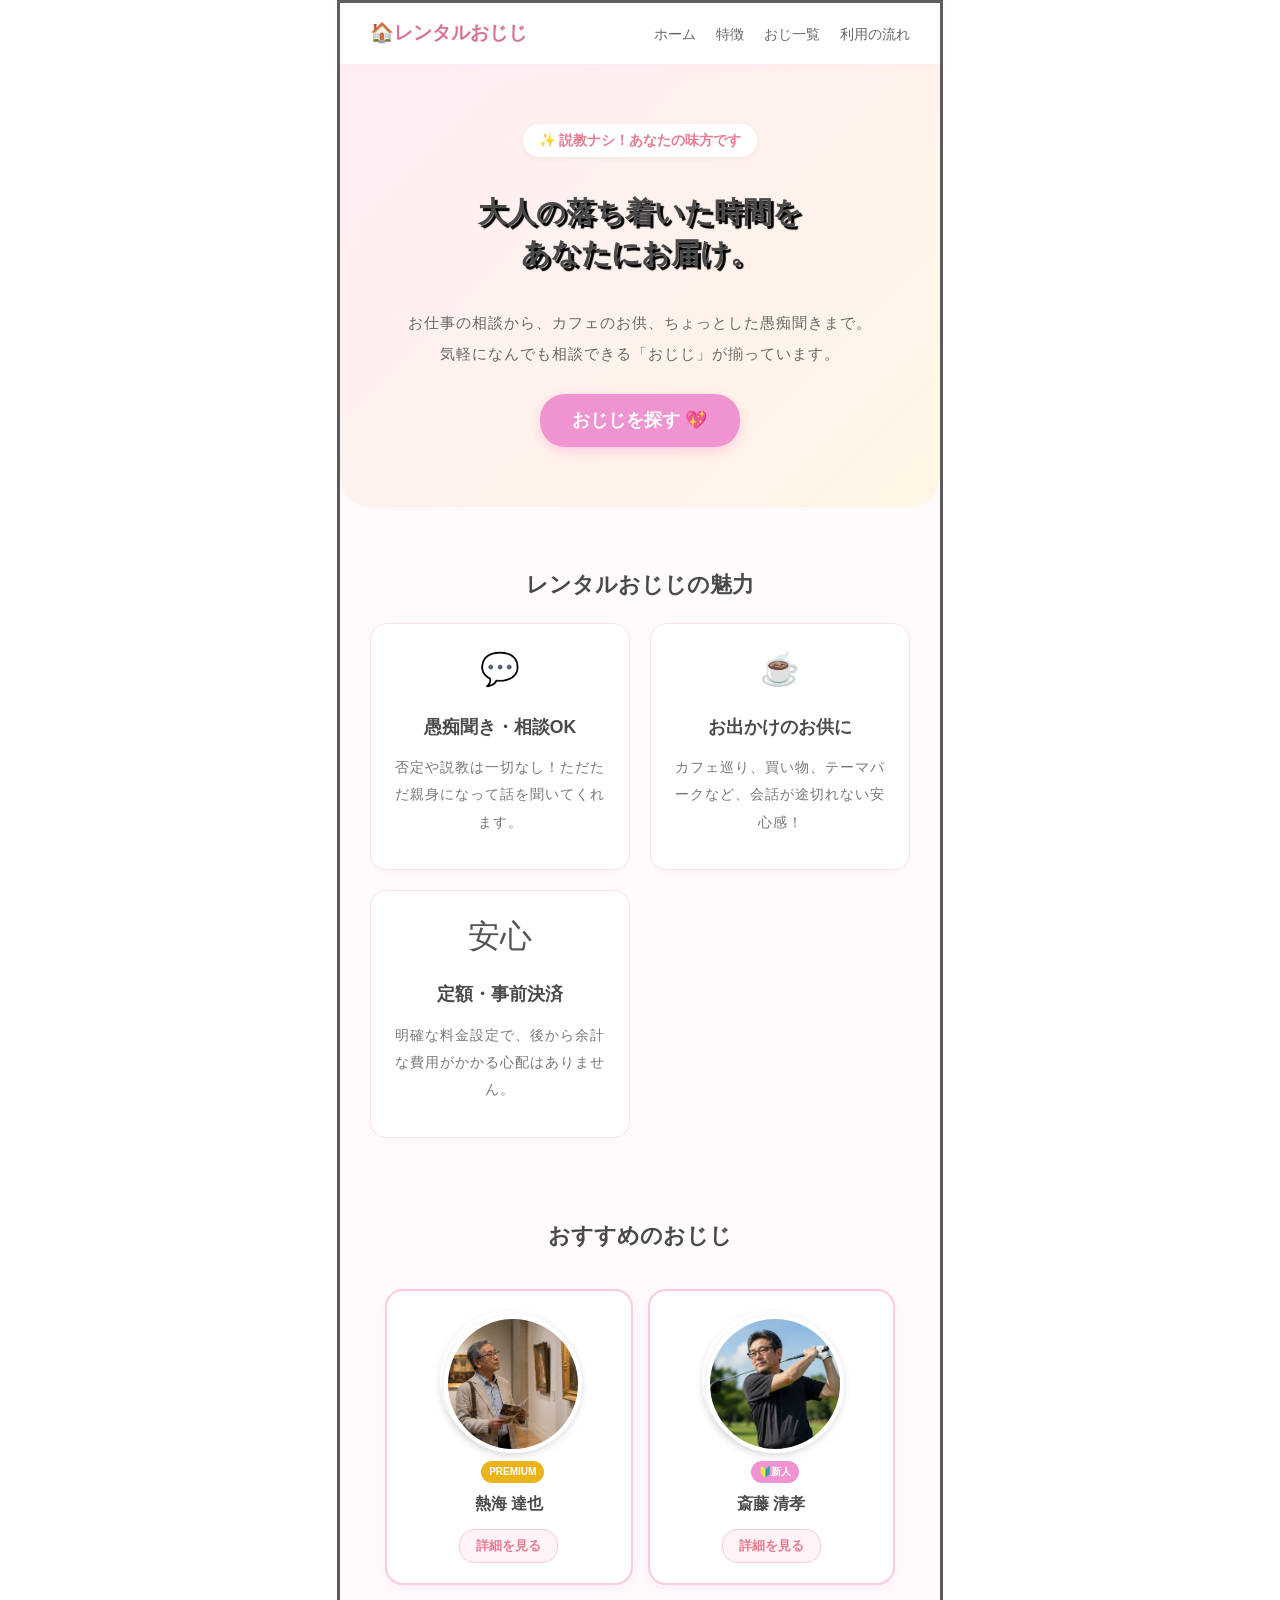
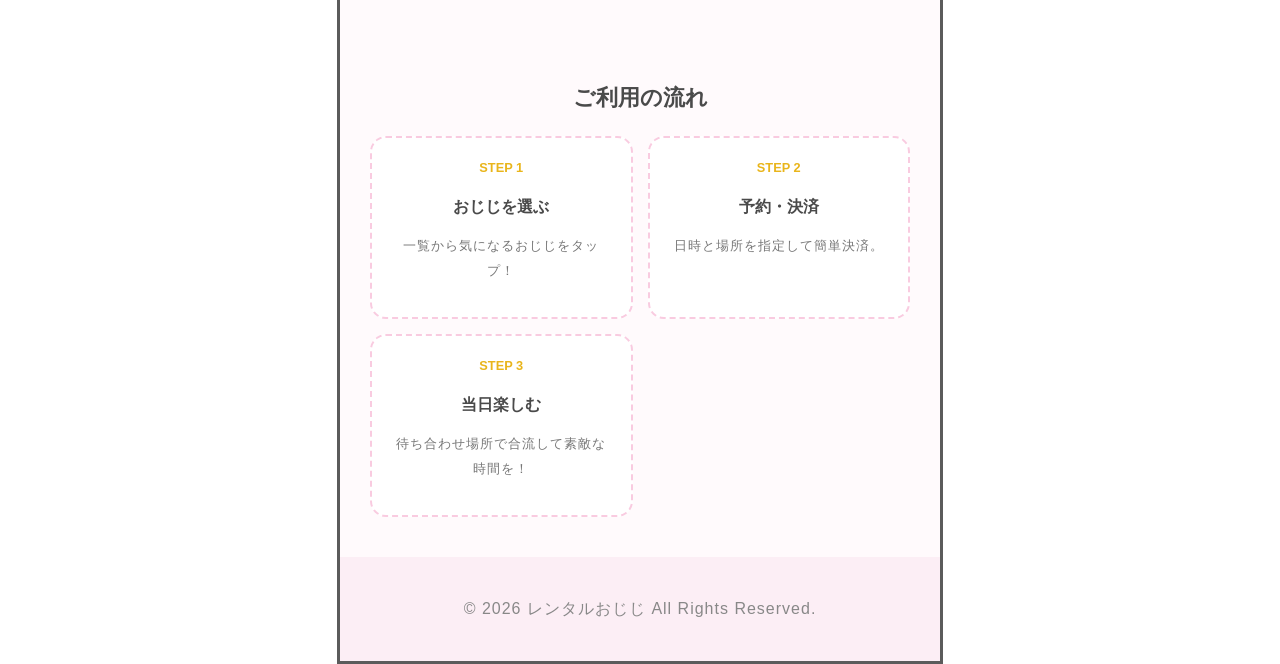
<file: index.html>
<!DOCTYPE html>
<html lang="ja">
<head>
  <meta charset="UTF-8">
  <meta name="viewport" content="width=device-width, initial-scale=1.0">
  <title>レンタルおじじ | 大人の落ち着いた時間をお届け</title>
<link href="styles/style.css" rel="stylesheet" />
</head>
<body>

  <!-- ヘッダー -->
  <header class="site-header">
    <div class="logo">🏠レンタルおじじ</div>
    <nav class="nav-menu">
      <a href="#">ホーム</a>
      <a href="#about">特徴</a>
      <a href="./script/ojitable.html">おじ一覧</a>
      <a href="#flow">利用の流れ</a>
    </nav>
  </header>

  <!-- ヒーローエリア（メインビジュアル） -->
  <section class="hero">
    <div class="hero-content">
      <span class="hero-badge">✨ 説教ナシ！あなたの味方です</span>
      <h1>大人の落ち着いた時間を<br>あなたにお届け。</h1>
      <p>お仕事の相談から、カフェのお供、ちょっとした愚痴聞きまで。<br>気軽になんでも相談できる「おじじ」が揃っています。</p>
      <a href="#list" class="btn-primary">おじじを探す 💖</a>
    </div>
  </section>

  <!-- 特徴・ポイント -->
  <section id="about" class="features">
    <h2 class="section-title">レンタルおじじの魅力</h2>
    <div class="feature-grid">
      <div class="feature-card">
        <div class="feature-icon">💬</div>
        <h3>愚痴聞き・相談OK</h3>
        <p>否定や説教は一切なし！ただただ親身になって話を聞いてくれます。</p>
      </div>
      <div class="feature-card">
        <div class="feature-icon">☕</div>
        <h3>お出かけのお供に</h3>
        <p>カフェ巡り、買い物、テーマパークなど、会話が途切れない安心感！</p>
      </div>
      <div class="feature-card">
        <div class="feature-icon">安心</div>
        <h3>定額・事前決済</h3>
        <p>明確な料金設定で、後から余計な費用がかかる心配はありません。</p>
      </div>
    </div>
  </section>

  <!-- おじ一覧 -->
  <section id="list" class="oji-list-section">
    <h2 class="section-title">おすすめのおじじ</h2>
    
    <table>
      <tr>
        <td>
          <div class="image-toggle">
            <img src="./images/oji1-2.png" alt="熱海 達也">
          </div>
          <div class="name-container">
            <button class="button-41">PREMIUM</button>
            <span class="profile-name">熱海 達也</span>
          </div>
          <a href="./script/oji1.html" class="btn-detail">詳細を見る</a>
        </td>
        <td>
          <div class="image-toggle">
            <img src="./images/oji2-2.png" alt="斎藤 清孝">
          </div>
          <div class="name-container">
            <button class="button-42">🔰新人</button>
            <span class="profile-name">斎藤 清孝</span>
          </div>
          <a href="./script/oji2.html" class="btn-detail">詳細を見る</a>
        </td>
      </tr>
    </table>
  </section>

  <!-- 利用の流れ -->
  <section id="flow" class="flow">
    <h2 class="section-title">ご利用の流れ</h2>
    <div class="flow-steps">
      <div class="step">
        <span class="step-num">STEP 1</span>
        <h3>おじじを選ぶ</h3>
        <p>一覧から気になるおじじをタップ！</p>
      </div>
      <div class="step">
        <span class="step-num">STEP 2</span>
        <h3>予約・決済</h3>
        <p>日時と場所を指定して簡単決済。</p>
      </div>
      <div class="step">
        <span class="step-num">STEP 3</span>
        <h3>当日楽しむ</h3>
        <p>待ち合わせ場所で合流して素敵な時間を！</p>
      </div>
    </div>
  </section>

  <!-- フッター -->
  <footer class="site-footer">
    <p>&copy; 2026 レンタルおじじ All Rights Reserved.</p>
  </footer>

</body>
</html>
</file>
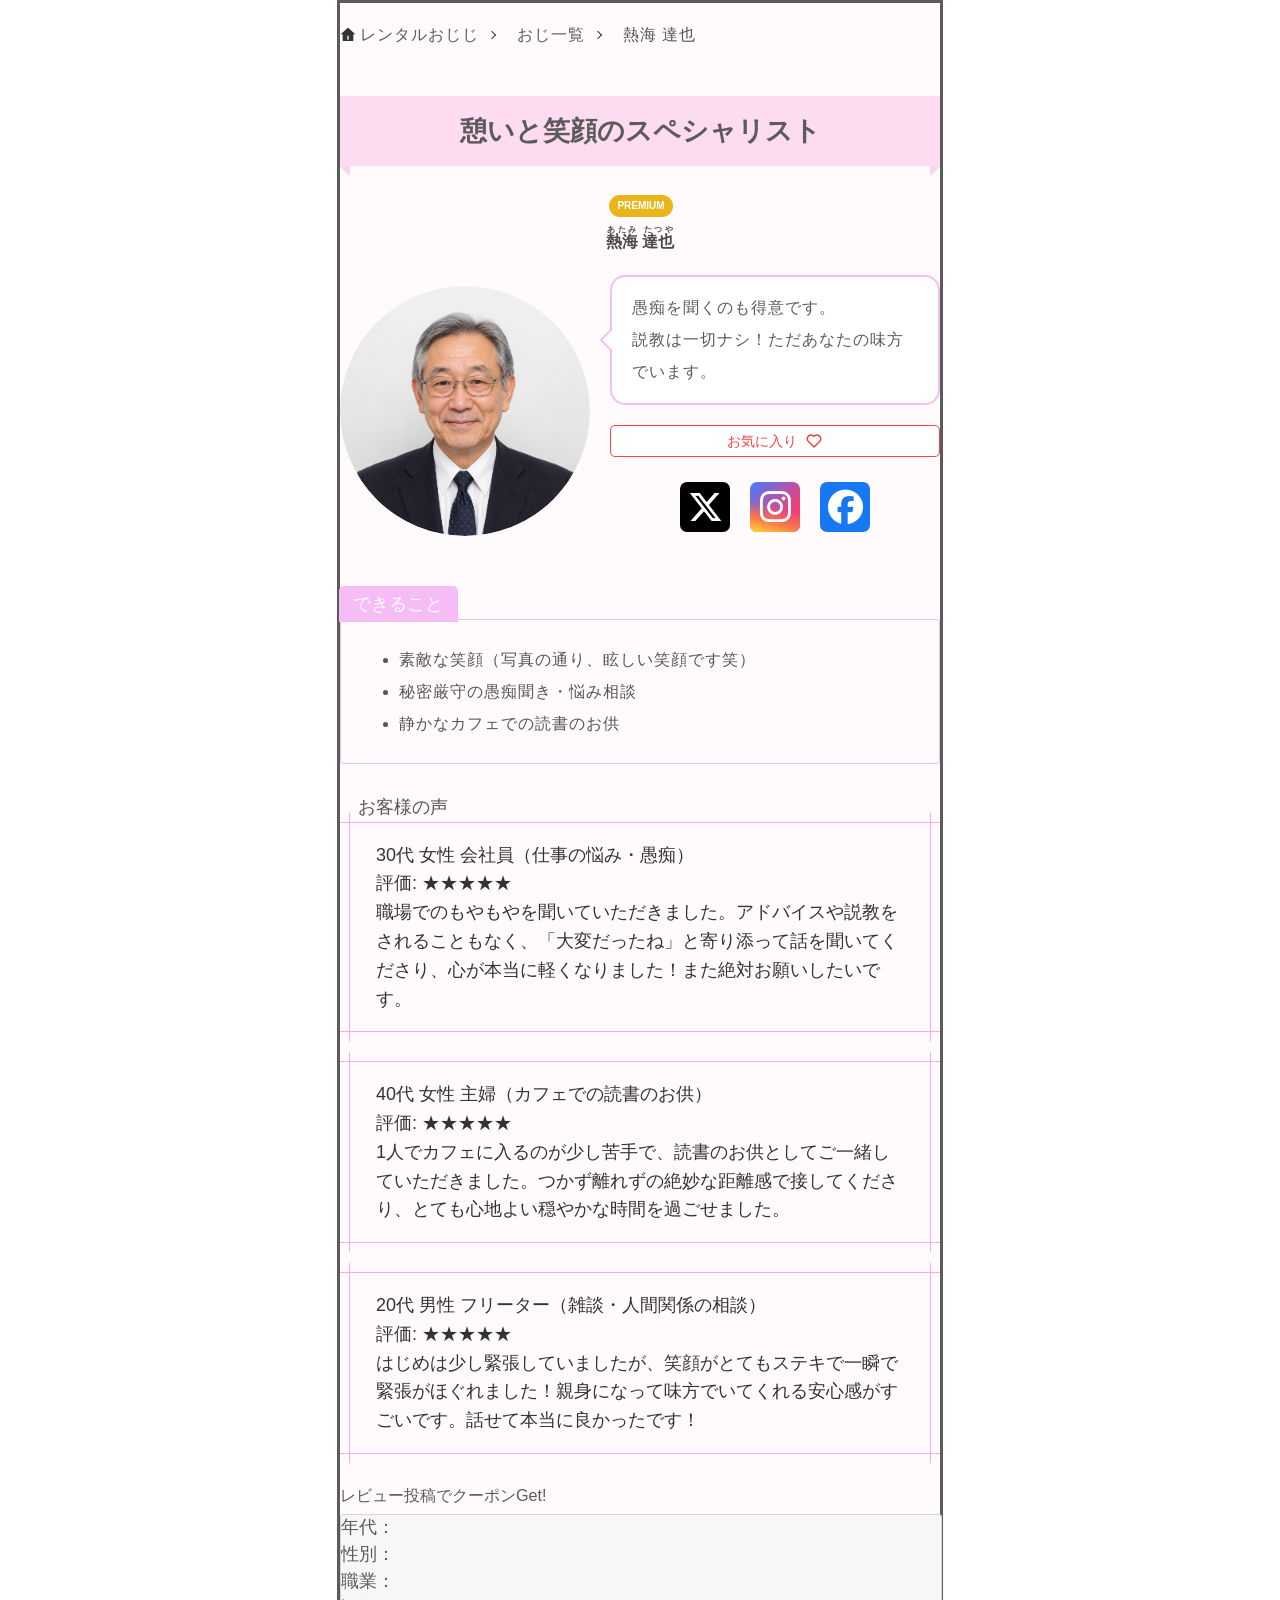
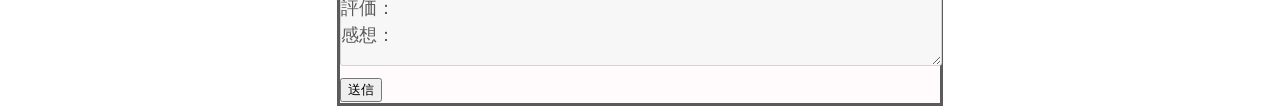
<file: script/oji1.html>
<!DOCTYPE html>
<html>
  <head>
    <meta charset="utf-8">
    <meta name="viewport" content="width=device-width">
    <title>レンタルおじじ - 熱海 達也</title>
    <meta name="viewport" content="width=device-width, initial-scale=1.0">
    <link rel="icon" href="../images/favicon.ico" type="image/png">
    
<link rel="preconnect" href="https://fonts.googleapis.com">
<link rel="preconnect" href="https://fonts.gstatic.com" crossorigin>
<link href="https://fonts.googleapis.com/css2?family=Bitcount+Grid+Double:wght@100..900&family=Kaisei+Decol&display=swap" rel="stylesheet">

    <!-- ★追加1: Font Awesomeを読み込むコード -->
    <link rel="stylesheet" href="https://cdnjs.cloudflare.com/ajax/libs/font-awesome/6.5.1/css/all.min.css">
    <!-- ★追加2: CSSファイルはhead内に書くのが一般的です -->
    <link href="../styles/style.css" rel="stylesheet" />
  </head>
  <body>
    <ol class="breadcrumb-001">
    <li><a href="#">レンタルおじじ</a></li>
    <li><a href="ojitable.html">おじ一覧</a></li>
      <li>熱海 達也</li>
</ol>
    <br>
    <h2 class="heading-12">
    <span>憩いと笑顔のスペシャリスト</span>
</h2><br>

<div class="name-container">  <button class="button-41">PREMIUM</button>
  <span class="profile-name"><ruby>熱海 達也<rt>あたみ たつや</rt></ruby></span>
  
  </div>

<!-- ★画像と吹き出しを親要素で囲む -->
<div class="image-balloon-container">
  <div class="image-toggle">
  <img src="../images/oji1-1.png" alt="おじさん画像1" class="img-1">
  <img src="../images/oji1-2.png" alt="おじさん画像2" class="img-2" style="display: none;">
</div>

<!-- 右側グループ：吹き出し ＋ SNSボタン -->
  <div class="right-content">
  <div class="balloon">
    <p>愚痴を聞くのも得意です。<br>
説教は一切ナシ！ただあなたの味方でいます。</p>
  </div>
    <button class="button-64">お気に入り</button>
<div class="sns-container">
  <!-- X (Twitter) ボタン -->
<a href="https://x.com/KYOCERA_JP" class="btn-social-long-twitter">
  <i class="fa-brands fa-x-twitter"></i>

</a>
<!-- Instagram用ボタン -->
<a href="https://www.instagram.com/kyocera_official/" class="btn-social-long-insta">
  <i class="fa-brands fa-instagram"></i>

</a>

<!-- Facebook用ボタン -->
<a href="https://www.facebook.com/kyocera.jp/" class="btn-social-long-facebook">
  <i class="fa-brands fa-facebook"></i>
</a>

</div>

  </div>
  </div>


<div class="box-011">
    <span>できること</span>
    <ul>
        <li>素敵な笑顔（写真の通り、眩しい笑顔です笑）</li>
        <li>秘密厳守の愚痴聞き・悩み相談</li>
        <li>静かなカフェでの読書のお供</li>
    </ul>
</div>
<br>
　お客様の声
<div class="box-018">
30代 女性 会社員（仕事の悩み・愚痴）<br>
評価: ★★★★★<br>
職場でのもやもやを聞いていただきました。アドバイスや説教をされることもなく、「大変だったね」と寄り添って話を聞いてくださり、心が本当に軽くなりました！また絶対お願いしたいです。
</div><br>
<div class="box-018">
40代 女性 主婦（カフェでの読書のお供）<br>
評価: ★★★★★<br>
1人でカフェに入るのが少し苦手で、読書のお供としてご一緒していただきました。つかず離れずの絶妙な距離感で接してくださり、とても心地よい穏やかな時間を過ごせました。
</div><br>
<div class="box-018">
20代 男性 フリーター（雑談・人間関係の相談）<br>
評価: ★★★★★<br>
はじめは少し緊張していましたが、笑顔がとてもステキで一瞬で緊張がほぐれました！親身になって味方でいてくれる安心感がすごいです。話せて本当に良かったです！
</div><br>
<label>
    <span class="textbox-2-label">レビュー投稿でクーポンGet!</span>
    <textarea class="textbox-2">年代：
性別：
職業：
評価：
感想：</textarea></label><button>送信</button>
　 <script src="main.js"></script>
  </body>
</html>
</file>
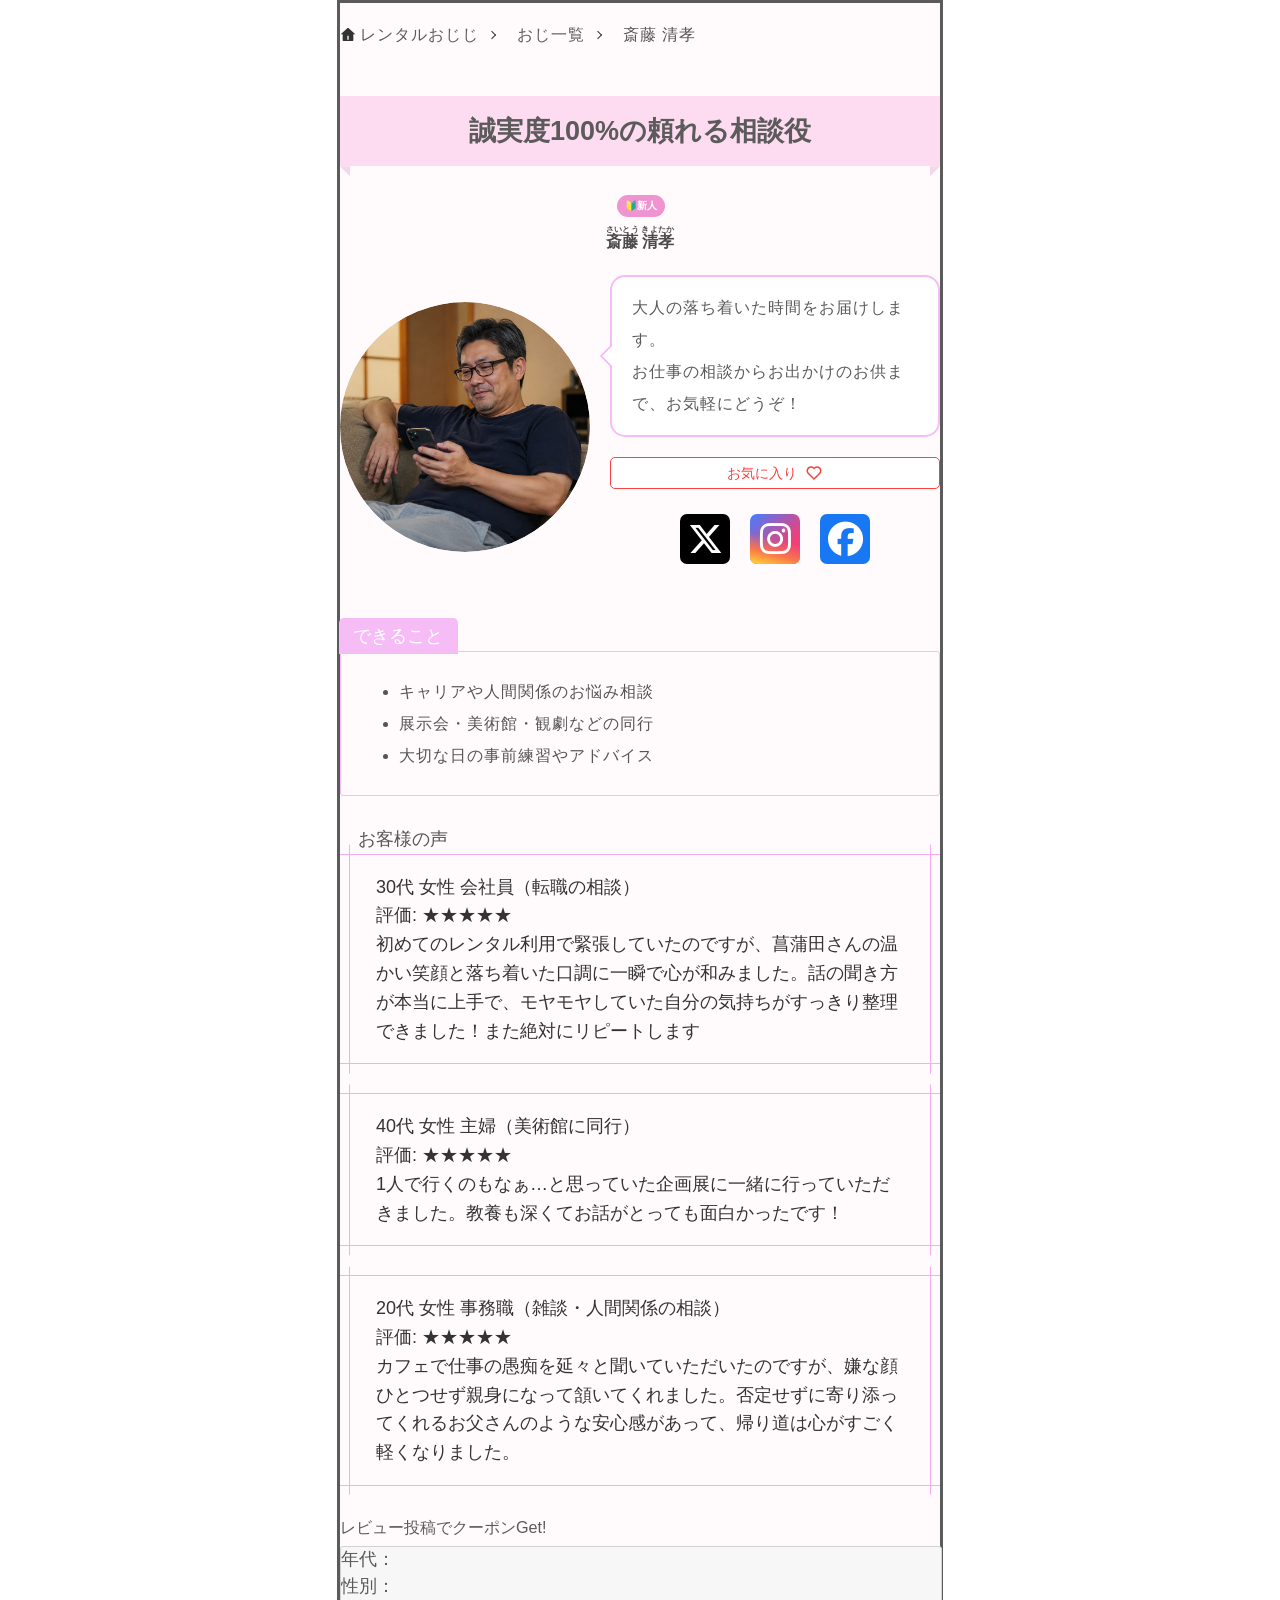
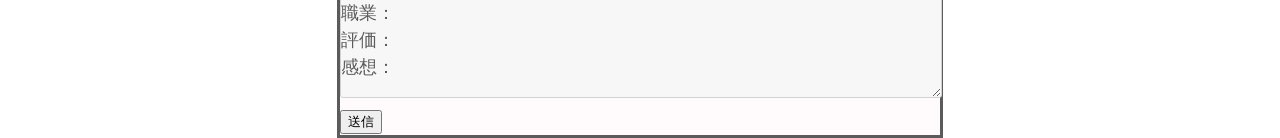
<file: script/oji2.html>
<!DOCTYPE html>
<html>
  <head>
    <meta charset="utf-8">
    <meta name="viewport" content="width=device-width">
    <title>レンタルおじじ - 斎藤 清孝</title>
    <meta name="viewport" content="width=device-width, initial-scale=1.0">
    <link rel="icon" href="../images/favicon.ico" type="image/png">
    
<link rel="preconnect" href="https://fonts.googleapis.com">
<link rel="preconnect" href="https://fonts.gstatic.com" crossorigin>
<link href="https://fonts.googleapis.com/css2?family=Bitcount+Grid+Double:wght@100..900&family=Kaisei+Decol&display=swap" rel="stylesheet">

    <!-- ★追加1: Font Awesomeを読み込むコード -->
    <link rel="stylesheet" href="https://cdnjs.cloudflare.com/ajax/libs/font-awesome/6.5.1/css/all.min.css">
    <!-- ★追加2: CSSファイルはhead内に書くのが一般的です -->
    <link href="../styles/style.css" rel="stylesheet" />
  </head>
  <body>
    <ol class="breadcrumb-001">
    <li><a href="#">レンタルおじじ</a></li>
    <li><a href="ojitable.html">おじ一覧</a></li>
      <li>斎藤 清孝</li>
</ol>
    <br>
    <h2 class="heading-12">
    <span>誠実度100%の頼れる相談役</span>
</h2><br>

<div class="name-container">
   <button class="button-42">🔰新人</button><span class="profile-name"><ruby>斎藤 清孝<rt>さいとう きよたか</rt></ruby></span>
 
</div>

<!-- ★画像と吹き出しを親要素で囲む -->
<div class="image-balloon-container">
  <div class="image-toggle">
  <img src="../images/oji2-1.png" alt="おじさん画像1" class="img-1">
  <img src="../images/oji2-2.png" alt="おじさん画像2" class="img-2" style="display: none;">
</div>
<!-- 右側グループ：吹き出し ＋ SNSボタン -->
  <div class="right-content">
  <div class="balloon">
    <p>大人の落ち着いた時間をお届けします。<br>
      お仕事の相談からお出かけのお供まで、お気軽にどうぞ！</p>
  </div>
    <button class="button-64">お気に入り</button>
<div class="sns-container">
  <!-- X (Twitter) ボタン -->
<a href="https://x.com/" class="btn-social-long-twitter">
  <i class="fa-brands fa-x-twitter"></i>

</a>
<!-- Instagram用ボタン -->
<a href="https://www.instagram.com/" class="btn-social-long-insta">
  <i class="fa-brands fa-instagram"></i>

</a>

<!-- Facebook用ボタン -->
<a href="https://www.facebook.com/" class="btn-social-long-facebook">
  <i class="fa-brands fa-facebook"></i>
</a>

</div>

  </div>
  </div>


<div class="box-011">
    <span>できること</span>
    <ul>
        <li>キャリアや人間関係のお悩み相談</li>
        <li>展示会・美術館・観劇などの同行</li>
        <li>大切な日の事前練習やアドバイス</li>
    </ul>
</div>
<br>
　お客様の声
<div class="box-018">
30代 女性 会社員（転職の相談）<br>
評価: ★★★★★<br>
初めてのレンタル利用で緊張していたのですが、菖蒲田さんの温かい笑顔と落ち着いた口調に一瞬で心が和みました。話の聞き方が本当に上手で、モヤモヤしていた自分の気持ちがすっきり整理できました！また絶対にリピートします
</div><br>
<div class="box-018">
40代 女性 主婦（美術館に同行）<br>
評価: ★★★★★<br>
1人で行くのもなぁ…と思っていた企画展に一緒に行っていただきました。教養も深くてお話がとっても面白かったです！
</div><br>
<div class="box-018">
20代 女性 事務職（雑談・人間関係の相談）<br>
評価: ★★★★★<br>
カフェで仕事の愚痴を延々と聞いていただいたのですが、嫌な顔ひとつせず親身になって頷いてくれました。否定せずに寄り添ってくれるお父さんのような安心感があって、帰り道は心がすごく軽くなりました。
</div><br>
<label>
    <span class="textbox-2-label">レビュー投稿でクーポンGet!</span>
    <textarea class="textbox-2">年代：
性別：
職業：
評価：
感想：</textarea></label><button>送信</button>
　 <script src="main.js"></script>
  </body>
</html>
</file>
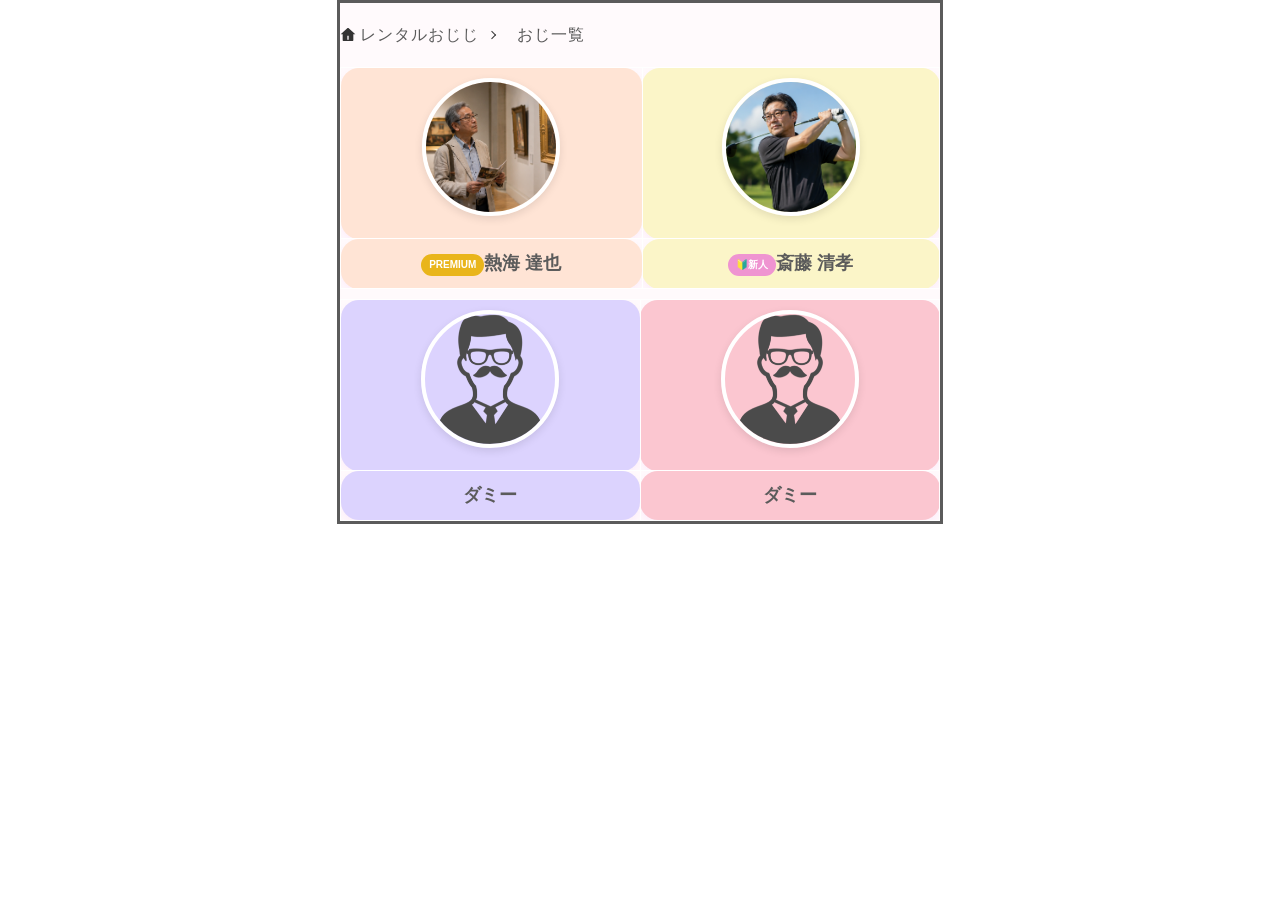
<file: script/ojitable.html>
<!DOCTYPE html>
<html lang="en-US">
  <head>
    <meta charset="utf-8">
    <meta name="viewport" content="width=device-width">
    <title>おじ一覧</title>
        <meta name="viewport" content="width=device-width, initial-scale=1.0">
    <link rel="icon" href="../images/favicon.ico" type="image/png">
    
<link rel="preconnect" href="https://fonts.googleapis.com">
<link rel="preconnect" href="https://fonts.gstatic.com" crossorigin>
<link href="https://fonts.googleapis.com/css2?family=Bitcount+Grid+Double:wght@100..900&family=Kaisei+Decol&display=swap" rel="stylesheet">

    <!-- ★追加1: Font Awesomeを読み込むコード -->
    <link rel="stylesheet" href="https://cdnjs.cloudflare.com/ajax/libs/font-awesome/6.5.1/css/all.min.css">
    <link href="..//styles/style.css" rel="stylesheet" type="text/css">
  </head>
  <body>
        <ol class="breadcrumb-001">
    <li><a href="../index.html">レンタルおじじ</a></li>
    <li>おじ一覧</li>
</ol>
<table class="design16">
  <tr>
    <td><a href="oji1.html"><img src="../images/oji1-2.png" alt="おじさん画像" width="250"></a></td>

    <td><a href="oji2.html"><img src="../images/oji2-2.png" alt="おじさん画像" width="250"></a></td>
    
  </tr>
  <tr>
    <td><button class="button-41">PREMIUM</button>熱海 達也</td>
    <td><button class="button-42">🔰新人</button>斎藤 清孝</td>
  </tr>

</table>
<table class="design17">
  <tr>
    <td><a href=""><img src="../images/favicon.ico" alt="おじさん画像" width="250"></a></td>

    <td><a href=""><img src="../images/favicon.ico" alt="おじさん画像" width="250"></a></td>
    
  </tr>
  <tr>
    <td>ダミー</td>
    <td>ダミー</td>
  </tr>

</table>

  </body>
</html>
</file>
<file: styles/style.css>
/* --- ページ全体のスタイル --- */
html {
  background-color: rgb(255, 255, 255);
}

body {
width: 100%;
max-width: 600px;

  margin: 0 auto !important;
  background-color: rgb(255, 255, 255);
  padding: 0 20px 20px 20px;
  border: 3px solid #5b5b5b;

  /*フォントの指定*/
  font-family: "Kaisei Decol", serif;
  font-size: 18px;
}

h1 {
  margin: 0;
  padding: 20px 0;
  color: #fffeff;
  text-shadow: 3px 3px 1px black;
  font-size: 60px;
  text-align: center;
}

p, li {
  font-size: 16px;
  line-height: 2;
  letter-spacing: 1px;
  /* ※青い枠線とwidth指定は除去しました。必要であれば個別クラスで指定するのがおすすめです */
}

img {
  display: block;
  margin: 0 auto;
  max-width: 100%;
}


.btn-social-long-insta {
  /*ボタンの下地*/
  color: #FFF;/*文字・アイコン色*/
  border-radius: 7px;/*角丸に*/
  position: relative;
  display: inline-block;
  height: 50px;/*高さ*/
  width: 190px;/*幅*/
  text-align: center;/*中身を中央寄せ*/
  font-size: 25px;/*文字のサイズ*/
  line-height: 50px;/*高さと合わせる*/
  background: linear-gradient(135deg, #427eff 0%, #f13f79 70%) no-repeat;/*グラデーション①*/
  overflow: hidden;/*はみ出た部分を隠す*/
  text-decoration:none;/*下線は消す*/
}

.btn-social-long-insta:before {
  /*グラデーション②*/
  content: '';
  position: absolute;
  top: 0;
  left: 0;
  width: 100%;/*全体を覆う*/
  height: 100%;/*全体を覆う*/
  background: linear-gradient(15deg, #ffdb2c, rgb(249, 118, 76) 25%, rgba(255, 77, 64, 0) 50%) no-repeat;
}

.btn-social-long-insta .fa-instagram {
  /*アイコン*/
  font-size: 35px;/*アイコンサイズ*/
  position: relative;
  top: 4px;/*アイコン位置の微調整*/
}

.btn-social-long-insta span {
  /*テキスト*/
  display:inline-block;
  position: relative;
  transition: .5s}

.btn-social-long-insta:hover span {
  /*ホバーで一周回転*/
  -webkit-transform: rotateX(360deg);
  transform: rotateX(360deg);
}
.heading-12 {
    position: relative;
    width: 100%;             /* ★ 290px から 100%（または 450px など）に変更して横幅を広げる */
    margin: 0 auto;
    padding: .5em .7em;
    background-color: #fbc6ea92;
    color: #5b5b5b;
    text-align: center;
    box-sizing: border-box;  /* ★ パディングを含めた幅計算にする */
}



.heading-12::before {
    left: -30px;
    border-width: 25px 25px 25px 15px;
    border-left-color: transparent;
}

.heading-12::after {
    right: -30px;
    border-width: 25px 15px 25px 25px;
    border-right-color: transparent;
}

.heading-12 span::before,
.heading-12 span::after {
    position: absolute;
    bottom: -10px;
    width: 10px;
    height: 10px;
    background-color: #f5d6ea;
    content: '';
}

.heading-12 span::before {
    left: 0;
    clip-path: polygon(0 0, 100% 0%, 100% 100%);
}

.heading-12 span::after {
    right: 0;
    clip-path: polygon(0 0, 100% 0%, 0% 100%);
}











/*ここからホームタブ*/

.breadcrumb-001 {
    display: flex;
    gap: 0 22px;
    list-style: none;
    padding: 0;
    font-size: .9em;
}

.breadcrumb-001 li {
    display: flex;
    align-items: center;
}

.breadcrumb-001 li:first-child::before {
    display: inline-block;
    width: 1em;
    height: 1em;
    margin-right: 4px;
    background-image: url("data:image/svg+xml,%3Csvg xmlns='http://www.w3.org/2000/svg' viewBox='0 0 24 24'%3E%3Cpath d='M20 20C20 20.5523 19.5523 21 19 21H5C4.44772 21 4 20.5523 4 20V11L1 11L11.3273 1.6115C11.7087 1.26475 12.2913 1.26475 12.6727 1.6115L23 11L20 11V20ZM11 13V19H13V13H11Z' fill='%23333333'%3E%3C/path%3E%3C/svg%3E");
    background-repeat: no-repeat;
    content: '';
}

.breadcrumb-001 li:not(:last-child)::after {
    display: inline-block;
    transform: rotate(45deg);
    width: .3em;
    height: .3em;
    margin-left: 10px;
    border-top: 1px solid #333333;
    border-right: 1px solid #333333;
    content: '';
}

.breadcrumb-001 a {
    color: #5b5b5b;
    text-decoration: none;
}

/*ふきだし*/
.balloon-004 {
    display: flex;
    align-items: center;
    position: relative;
    max-width: 300px;
    margin-left: 15px;
    padding: .8em 1.2em;
    border-radius: 5px;
    background-color: #f2f2f2;
    color: #5b5b5b;
}

.balloon-004::before {
    position: absolute;
    left: -15px;
    width: 15px;
    height: 30px;
    background-color: #f2f2f2;
    clip-path: polygon(0 50%, 100% 0, 100% 100%);
    content: '';
}


/* 画像と吹き出しを横並びにする親要素 */
.image-balloon-container {
  display: flex;
  align-items: center;
  gap: 20px;
  margin: 20px 0;
}

.image-balloon-container .image-toggle,
.image-balloon-container img {
  width: 250px !important;
  height: 250px !important;
  aspect-ratio: 1 / 1 !important;
  object-fit: cover !important;
  border-radius: 50% !important; /* 丸く切り抜く場合 */
  flex-shrink: 0 !important;     /* 枠が横から潰されるのを防ぐ */
  overflow: hidden !important;   /* 丸からはみ出た部分をカット */
}

/* 吹き出し本体のデザイン */
.balloon {
  position: relative;
  display: inline-block;
  padding: 15px 20px;
  background: #ffffff;             /* 吹き出しの背景色（白） */
  border: 2px solid #f6bcf6;        /* 吹き出しの枠線 */
  border-radius: 15px;             /* 角を丸くする */
}

/* 吹き出しのテキスト */
.balloon p {
  margin: 0;
  padding: 0;
  color: #5b5b5b;
  font-size: 16px;
}

/* 吹き出しの左側の三角（枠線部分） */
.balloon::before {
  content: "";
  position: absolute;
  top: 50%;
  left: -24px;                      /* 位置の調整 */
  margin-top: -12px;
  border: 12px solid transparent;
  border-right: 12px solid #f9abf9; /* 枠線と同じ色 */
}

/* 吹き出しの左側の三角（内側の白い部分） */
.balloon::after {
  content: "";
  position: absolute;
  top: 50%;
  left: -20px;                      /* 位置の調整 */
  margin-top: -10px;
  border: 10px solid transparent;
  border-right: 10px solid #ffffff; /* 背景と同じ白 */
}

/*おじじできること*/
.box-011 {
    position: relative;
    margin: 4em auto 0;
    padding: 0.3em 1em;
    border: 1px solid #f6bcf6;
    border-radius: 3px;
}

.box-011 span {
    position: absolute;
    top: -1.9em;
    left: -2px;
    padding: .2em .8em;
    border-radius: 5px 5px 0 0;
    background-color: #f6bcf6;
    color: #fff;
}

.box-011 p {
    margin: 0;
    color: #5b5b5b;
}


/*snsボタン*/
/* --- Instagramボタン --- */
.btn-social-long-insta {
  color: #FFF;
  border-radius: 7px;
  position: relative;
  display: inline-block;
  height: 50px;
  width: 50px;
  text-align: center;
  font-size: 25px;
  line-height: 50px;
  background: linear-gradient(135deg, #427eff 0%, #f13f79 70%) no-repeat;
  overflow: hidden;
  text-decoration: none;
  margin: 5px;
}

.btn-social-long-insta:before {
  content: '';
  position: absolute;
  top: 0;
  left: 0;
  width: 100%;
  height: 100%;
  background: linear-gradient(15deg, #ffdb2c, rgb(249, 118, 76) 25%, rgba(255, 77, 64, 0) 50%) no-repeat;
}

.btn-social-long-insta .fa-instagram {
  font-family: "Font Awesome 6 Brands";
  font-weight: 400;
  font-size: 35px;
  position: relative;
  top: 4px;
}

.btn-social-long-insta span {
  display: inline-block;
  position: relative;
  transition: .5s;
}

.btn-social-long-insta:hover span {
  -webkit-transform: rotateX(360deg);
  transform: rotateX(360deg);
}


/* --- Facebookボタン --- */
.btn-social-long-facebook {
  color: #FFF;
  border-radius: 7px;
  position: relative;
  display: inline-block;
  height: 50px;
  width: 50px;
  text-align: center;
  font-size: 25px;
  line-height: 50px;
  background: #1877f2; /* Facebookのブランドカラー */
  overflow: hidden;
  text-decoration: none;
  margin: 5px;
  transition: background 0.3s;
}

.btn-social-long-facebook .fa-facebook {
  font-family: "Font Awesome 6 Brands";
  font-weight: 400;
  font-size: 35px;
  position: relative;
  top: 4px;
}

.btn-social-long-facebook span {
  display: inline-block;
  position: relative;
  transition: .5s;
}

.btn-social-long-facebook:hover span {
  -webkit-transform: rotateX(360deg);
  transform: rotateX(360deg);
}

.btn-social-long-facebook:hover {
  background: #166fe5; /* ホバー時に少し暗い青にする */
}


/*X*/
/* --- X (Twitter) ボタン --- */
.btn-social-long-twitter {
  color: #FFF;
  border-radius: 7px;
  position: relative;
  display: inline-block;
  height: 50px;
  width: 50px;
  text-align: center;
  font-size: 25px;
  line-height: 50px;
  background: #000000; /* Xのブランドカラー（黒） */
  overflow: hidden;
  text-decoration: none;
  margin: 5px;
  transition: background 0.3s;
}

.btn-social-long-twitter .fa-x-twitter,
.btn-social-long-twitter .fa-twitter {
  font-family: "Font Awesome 6 Brands";
  font-weight: 400;
  font-size: 35px;
  position: relative;
  top: 4px;
}

.btn-social-long-twitter span {
  display: inline-block;
  position: relative;
  transition: .5s;
}

.btn-social-long-twitter:hover span {
  -webkit-transform: rotateX(360deg);
  transform: rotateX(360deg);
}

.btn-social-long-twitter:hover {
  background: #5b5b5b; /* ホバー時に少し明るい黒（グレー）にする */
}


/* SNSボタン全体を中央に寄せて整える設定 */
.sns-container {
  display: flex;
  justify-content: center; /* 横並びにして中央に寄せる */
  flex-wrap: wrap;         /* 画面が狭くなったら折り返す */
  gap: 10px;               /* ボタン同士の間隔 */
  margin-top: 5px;        /* 吹き出しとの間の余白 */
  margin-bottom: 10px;
}

/* 親要素（画像と右側コンテンツを横並びにする） */
.image-balloon-container {
  display: flex;
  align-items: center; /* 上下の中心を揃える */
  gap: 20px;
  margin: 20px 0;
}

/* 右側グループ（吹き出しとSNSボタンを縦に並べる） */
.right-content {
  display: flex;
  flex-direction: column; /* 縦並びにする */
  gap: 15px;              /* 吹き出しとボタンの間の隙間 */
}

/* SNSボタンの並び（横一列に並べる） */
.sns-container {
  display: flex;
  gap: 10px; /* ボタン同士の間隔 */
}

/* 「できること」（.list-8）の背景色とデザイン変更 */
.list-8 {
  background-color: #f387bd00; /* ★ここを好きな背景色に変更（例: 白） */
  /* padding: 15px 20px; */  /* 必要に応じて枠内の余白調整 */
}

/* もし「できること」の青い文字色や枠線色も変えたい場合 */
.list-8 {
  border-color: #f7abf0;    /* 枠線の色 */
    border-top: 1px solid #f7abf0;
    border-bottom: 1px solid #f7abf0;
    border-left: 1px solid #f7abf0;   /* 左の縦線（例: 2px） */
    border-right: 1px solid #f7abf0;  /* 右の縦線（例: 2px） */
}

/* 名前とマークを中央寄せで横並びにする親要素 */
.name-container {
  flex-direction: column;
  display: flex;
  align-items: center;      /* 上下の中心を揃える */
  justify-content: center; /* ★横幅の中央に寄せる */
  gap: 8px;                /* 名前とマークの間の隙間 */
  margin-bottom: 0px;     /* 画像との間の余白 */
}

/* お名前のスタイル */
.profile-name {
  font-size: 24px;
  font-weight: bold;
  color: #5b5b5b;
}


.button-41 {
display: inline-flex;       /* 横並び＆上下中央揃え */
  align-items: center;
  justify-content: center;
  white-space: nowrap;        /* 改行防止 */
  vertical-align: middle;     /* 名前の高さに合わせる */
  margin-right: 6px;           /* 名前との間の余白 */
  
  height: 22px;               /* ★高さを同じ22pxに固定！ */
  padding: 0 10px;            /* 左右の余白だけ指定 */
  border: none;
  border-radius: 12px;        /* 丸みの統一 */
  color: #fffdfd;
  font-weight: 600;
  font-size: 11px;            /* 文字サイズを揃える */
  line-height: 1;
  background-color: #e9b51b;
  color: #fffdfd;

}

.button-41:hover {
    animation: anima-button-41 2s linear infinite;
}

@keyframes anima-button-41 {
    7% {
        transform: translateY(-15px);
    }
    15% {
        transform: translateY(0);
    }
    20% {
        transform: translateY(-7px);
    }
    25% {
        transform: translateY(0);
    }
}


/*お客様の声*/
.box-018 {
    position: relative;
    margin: 0 auto;
    padding: 1em calc(1.5em + 9px);
    border-top: 1px solid #f7abf0;
    border-bottom: 1px solid #f7abf0;
    color: #343333;
}

.box-018::before,
.box-018::after {
    position: absolute;
    width: 1px;
    top: 50%;
    transform: translateY(-50%);
    height: calc(100% + 20px);
    background-color: #f7abf0;
    content: '';
}

.box-018::before {
    left: 9px;
}

.box-018::after {
    right: 9px;
}

/*レビュー*/
.textbox-2-label,
.textbox-2 {
    color: #5b5b5b;
}

.textbox-2-label {
    display: block;
    margin-bottom: 5px;
    font-size: .9em;
}

.textbox-2 {
    width: 100%;
    height: 150px;
    padding: 0px 0px;
    border: 1px solid #d2d2d2;
    border-radius: 3px;
    background: #f7f7f7;
    font-size: 1em;
    line-height: 1.5;
}

.textbox-2::placeholder {
    color: #999;
}

/*お気に入り*/
.button-64 {
    display: flex;
    justify-content: center;
    align-items: center;
    min-width: 150px;
    margin: 1 auto;
     margin-top: 5px;   
    padding: .4em .5em;
    border: 1px solid #fa4242;
    border-radius: 5px;
    background-color: #fff;
    color: #fa4242;
    font-size: 0.8em;
}

.button-64:hover {
    background-color: f1443e;
}

.button-64::after {
    width: 1.25em;
    height: 1.25em;  
    margin-left: 8px;
    background-image: url("data:image/svg+xml,%3Csvg xmlns='http://www.w3.org/2000/svg' viewBox='0 0 24 24'%3E%3Cpath d='M12.001 4.52853C14.35 2.42 17.98 2.49 20.2426 4.75736C22.5053 7.02472 22.583 10.637 20.4786 12.993L11.9999 21.485L3.52138 12.993C1.41705 10.637 1.49571 7.01901 3.75736 4.75736C6.02157 2.49315 9.64519 2.41687 12.001 4.52853ZM18.827 6.1701C17.3279 4.66794 14.9076 4.60701 13.337 6.01687L12.0019 7.21524L10.6661 6.01781C9.09098 4.60597 6.67506 4.66808 5.17157 6.17157C3.68183 7.66131 3.60704 10.0473 4.97993 11.6232L11.9999 18.6543L19.0201 11.6232C20.3935 10.0467 20.319 7.66525 18.827 6.1701Z' fill='%23f1443e'%3E%3C/path%3E%3C/svg%3E");
    content: '';
}
.container {
  /* PCでは画面幅いっぱいに広がる */
  width: 100%; 
  
  /* スマホなど小さい画面で画像や文字が外にはみ出るのを防ぐ */
  max-width: 100%; 
  
  /* 画面からはみ出さないように計算する設定 */
  box-sizing: border-box; 
}

/* 画像がスマホ画面からはみ出るのを防ぐ設定 */
img {
  max-width: 100%;
  height: auto;
}
/* ==========================================
   スマホ（画面幅 600px 以下）用の崩れ防止調整
   ========================================== */
/* ==========================================
   スマホ（画面幅 600px 以下）用の調整
   ========================================== */
@media screen and (max-width: 600px) {
  
  /* 1. 全体の枠幅・パディング調整 */
  body {
    padding: 0 10px 20px 10px;
    border-left: none;
    border-right: none;
  }

  /* 2. 画像と吹き出しを「縦並び」に変更 */
  .image-balloon-container {
    flex-direction: column;
    align-items: center;
    gap: 20px;
  }

  /* スマホの時の画像サイズ */
  .image-balloon-container img {
    width: 300px;
    height: 300px;
    
  }

  /* 3. 吹き出しの三角（しっぽ）を「上中央」に変更 */
  /* 外側の枠線用三角 */
  .balloon::before {
    top: -24px;
    left: 50%;
    margin-top: 0;
    margin-left: -12px;
    border-color: transparent transparent #f6bcf6 transparent; /* 下側だけ枠線色 */
    border-width: 12px;
  }

  /* 内側の白い背景用三角 */
  .balloon::after {
    top: -20px;
    left: 50%;
    margin-top: 0;
    margin-left: -10px;
    border-color: transparent transparent #ffffff transparent; /* 下側だけ白色 */
    border-width: 10px;
  }

  /* 4. ピンクの見出しの折返し調整 */
  .heading-12 {
    font-size: 16px;
    word-break: break-all;
  }

  /* 5. h1の見出しサイズ調整 */
  h1 {
    font-size: 36px;
  }
  
}
.image-toggle img {
  cursor: pointer; /* タップできることが分かりやすいように */
}
.button-42 {
display: inline-flex;       /* 横並び＆上下中央揃え */
  align-items: center;
  justify-content: center;
  white-space: nowrap;        /* 改行防止 */
  vertical-align: middle;     /* 名前の高さに合わせる */
  margin-right: 6px;           /* 名前との間の余白 */
  
  height: 22px;               /* ★高さを同じ22pxに固定！ */
  padding: 0 10px;            /* 左右の余白だけ指定 */
  border: none;
  border-radius: 12px;        /* 丸みの統一 */
  color: #fffdfd;
  font-weight: 600;
  font-size: 10px;            /* 文字サイズを揃える */
  line-height: 1;
    background-color: #ef94d1;
    color: #fffdfd;
}

.button-42:hover {
    animation: anima-button-42 2s linear infinite;
}

@keyframes anima-button-42 {
    7% {
        transform: translateY(-15px);
    }
    15% {
        transform: translateY(0);
    }
    20% {
        transform: translateY(-7px);
    }
    25% {
        transform: translateY(0);
    }
}

/*テーブル*/
.design16 {
 width: 100%;
 text-align: center;
 border-collapse: collapse;
 border-spacing: 0;
}
.design16 th {
 padding: 10px;
 border: solid 1px #ffffff;
}
.design16 th:nth-child(1) {
 background: #abf3c3;
}
.design16 th:nth-child(2) {
 background: #fed330;
}
.design16 th:nth-child(3) {
 background: #26de81;
}
.design16 td {
 padding: 10px;
 border: solid 1px #ffffff;
}
.design16 td:nth-child(1) {
 background: #fec49866;
}
.design16 td:nth-child(2) {
 background: #ede21038;
}
.design16 td:nth-child(3) {
 background: #70e9ac;
}

/* 歪ませずに丸くする */
td img,
th img {
  width: 250px;           /* お好みの画像幅（例: 80px 〜 150px） */
  height: 250px;          /* 幅と同じ数値にする */
  aspect-ratio: 1 / 1;    /* 縦横比 1:1（正方形）を維持 */
  object-fit: cover;      /* ★これが最重要！画像を歪ませずに枠内に収める */
  border-radius: 50%;     /* 丸くしたい場合（不要なら消してください） */
  display: block;
  margin: 0 auto;         /* セルの中中央に配置 */
}
/* --- おじ一覧テーブルのかわいいカード風デザイン --- */
table {
  width: 100%;
  border-collapse: separate;  /* セルの隙間を空けてカード状にする */
  border-spacing: 15px;       /* カード同士の間隔 */
  margin-top: 10px;
}

/* 各セルを角丸のふんわりカードにする */
td {
  background-color: #fffafc;       /* ほんのり甘いミルキーピンクの背景 */
  border: 2px solid #f9cbe0;       /* かわいいピンクの枠線 */
  border-radius: 18px;             /* 角をしっかり丸く */
  padding: 20px 10px;              /* 内側の余白 */
  text-align: center;
  box-shadow: 0 4px 10px rgba(246, 188, 246, 0.2); /* ほんのり浮き出るピンクの影 */
  transition: transform 0.3s, box-shadow 0.3s;
}

/* ホバー（タップ）したときに少し持ち上がるアニメーション */
td:hover {
  transform: translateY(-4px);
  box-shadow: 0 8px 15px rgba(246, 188, 246, 0.4);
}

/* カード内のお名前部分のデザイン */
td a,
td {
  color: #5b5b5b;
  font-weight: bold;
  font-size: 18px;
  text-decoration: none;
}

/* 写真のまわりに白いフチと影をつける */
td img,
td .image-toggle {
  border: 4px solid #ffffff !important;
  box-shadow: 0 3px 8px rgba(0, 0, 0, 0.1);
  margin-bottom: 12px !important;
}

/*テーブル*/
.design17 {
 width: 100%;
 text-align: center;
 border-collapse: collapse;
 border-spacing: 0;
}
.design17 th {
 padding: 10px;
 border: solid 1px #ffffff;
}
.design17 th:nth-child(1) {
 background: #abf3c3;
}
.design17 th:nth-child(2) {
 background: #fed330;
}
.design17 th:nth-child(3) {
 background: #26de81;
}
.design17 td {
 padding: 10px;
 border: solid 1px #ffffff;
}
.design17 td:nth-child(1) {
 background: #a998fe66;
}
.design17 td:nth-child(2) {
 background: #ed103538;
}
.design17 td:nth-child(3) {
 background: #70e9ac;
}

/* カード（td）を基準位置にする */
td {
  position: relative; /* ★これが必要！ */
}

/* 名前とマークの並び */
.name-container {
  display: flex;
  align-items: center;
  justify-content: center; /* 名前をカードの中央に配置 */
  width: 100%;
  position: relative;
}

/* マーク（PREMIUM / 新人）を左端に固定する */
table .button-41 {
  position: absolute !important; /* 絶対配置にして浮かす */
  left: 25px !important;         /* 左端からの距離 */
  margin-left: 0 !important;
}
table .button-42 {
  position: absolute !important; /* 絶対配置にして浮かす */
  left: 40px !important;         /* 左端からの距離 */
  margin-left: 0 !important;
}
/* ★ 詳細ページのクラス（.name-container や .profile-name 周り）では位置を元に戻す */
.name-container .button-41,
.name-container .button-42 {
  position: static !important; /* 絶対配置を解除して通常並びにする */
  margin-left: 8px !important; /* 名前の右側にちょっとだけ隙間を空ける */
}

/* --- 1. 写真をしっかり正円（まんまる）に固定する --- */
table img,
table .image-toggle,
table .image-toggle img {
  width: 140px !important;       /* ★表示サイズに合わせて数値を調整してください */
  height: 140px !important;      /* 横幅と同じにして正方形にする */
  aspect-ratio: 1 / 1 !important;/* 縦横比 1:1 に固定 */
  object-fit: cover !important;  /* 写真を歪ませない */
  border-radius: 50% !important; /* 正円にする */
  margin: 0 auto 10px !important;
}

/* --- 2. マークと名前の間に少し間隔をあける --- */
table .name-container {
  display: flex !important;
  align-items: center !important;
  justify-content: center !important;
  gap: 8px !important; /* ★ここでマークと名前の間に『半角スペース分』の隙間を作る */
}

/* 一覧での絶対配置を解除して自然な横並びにする */
table .button-41,
table .button-42 {
  position: static !important;
  left: auto !important;
  margin: 0 !important;
}


/*おじじTOP*/
/* --- 全体基本設定 --- */
body {
  margin: 0;
  padding: 0;
  font-family: 'Helvetica Neue', Arial, 'Hiragino Kaku Gothic ProN', 'Hiragino Sans', sans-serif;
  background-color: #fffafc;
  color: #555;
  line-height: 1.6;
}

h1, h2, h3 {
  color: #4a4a4a;
}

/* --- ヘッダー --- */
.site-header {
  display: flex;
  justify-content: space-between;
  align-items: center;
  padding: 15px 5%;
  background-color: #ffffff;
  box-shadow: 0 2px 10px rgba(246, 188, 246, 0.15);
  position: sticky;
  top: 0;
  z-index: 100;
}

.logo {
  font-weight: bold;
  font-size: 1.2rem;
  color: #d87093;
}

.nav-menu a {
  margin-left: 15px;
  text-decoration: none;
  color: #666;
  font-size: 0.9rem;
  font-weight: 500;
}

/* --- ヒーローエリア --- */
.hero {
  background: linear-gradient(135deg, #ffeef4 0%, #fff6e5 100%);
  padding: 60px 20px;
  text-align: center;
  border-radius: 0 0 30px 30px;
}

.hero-badge {
  background-color: #ffffff;
  color: #e87a90;
  padding: 6px 16px;
  border-radius: 20px;
  font-size: 0.85rem;
  font-weight: bold;
  display: inline-block;
  margin-bottom: 15px;
  box-shadow: 0 2px 6px rgba(0,0,0,0.05);
}

.hero h1 {
  font-size: 1.8rem;
  margin-bottom: 15px;
  line-height: 1.4;
}

.hero p {
  font-size: 0.95rem;
  color: #666;
  margin-bottom: 25px;
}

.btn-primary {
  display: inline-block;
  background-color: #ef94d1;
  color: #fff;
  padding: 12px 32px;
  border-radius: 25px;
  text-decoration: none;
  font-weight: bold;
  box-shadow: 0 4px 12px rgba(239, 148, 209, 0.4);
  transition: transform 0.2s;
}

.btn-primary:hover {
  transform: translateY(-2px);
}

/* --- セクション共通タイトル --- */
.section-title {
  text-align: center;
  font-size: 1.4rem;
  margin: 40px 0 20px;
  position: relative;
}

/* --- 特徴（3カラム） --- */
.features {
  padding: 20px 5%;
}

.feature-grid {
  display: grid;
  grid-template-columns: repeat(auto-fit, minmax(250px, 1fr));
  gap: 20px;
}

.feature-card {
  background: #fff;
  padding: 20px;
  border-radius: 16px;
  text-align: center;
  border: 1px solid #fae1ec;
  box-shadow: 0 4px 10px rgba(0,0,0,0.02);
}

.feature-icon {
  font-size: 2rem;
  margin-bottom: 10px;
}

.feature-card h3 {
  font-size: 1.1rem;
  margin-bottom: 8px;
}

.feature-card p {
  font-size: 0.85rem;
  color: #777;
}

/* --- おじ一覧テーブル（カード風） --- */
.oji-list-section {
  padding: 20px 5%;
}

table {
  width: 100%;
  border-collapse: separate;
  border-spacing: 15px;
}

td {
  background-color: #ffffff;
  border: 2px solid #f9cbe0;
  border-radius: 18px;
  padding: 20px 10px;
  text-align: center;
  box-shadow: 0 4px 10px rgba(246, 188, 246, 0.2);
  vertical-align: top;
}

/* 丸写真の共通固定 */
table img,
table .image-toggle,
table .image-toggle img {
  width: 130px !important;
  height: 130px !important;
  aspect-ratio: 1 / 1 !important;
  object-fit: cover !important;
  border-radius: 50% !important;
  border: 3px solid #fff;
  box-shadow: 0 3px 8px rgba(0, 0, 0, 0.1);
  margin: 0 auto 12px !important;
  display: block;
}

/* 名前とボタンの並び */
table .name-container {
  display: flex !important;
  align-items: center !important;
  justify-content: center !important;
  margin-bottom: 12px;
}

.profile-name {
  font-weight: bold;
  font-size: 1rem;
  color: #4a4a4a;
}

/* ボタンマーク共通 */
.button-41,
.button-42 {
  display: inline-flex;
  align-items: center;
  justify-content: center;
  white-space: nowrap;
  height: 22px;
  padding: 0 8px;
  border: none;
  border-radius: 12px;
  color: #fff;
  font-weight: bold;
  font-size: 10px;
  margin-right: 6px !important; /* 名前との間に半角スペース分の間隔 */
}

.button-41 { background-color: #e9b51b; }
.button-42 { background-color: #ef94d1; }

.btn-detail {
  display: inline-block;
  background-color: #fff3f8;
  color: #e87a90;
  border: 1px solid #f9cbe0;
  padding: 6px 16px;
  border-radius: 15px;
  text-decoration: none;
  font-size: 0.8rem;
  font-weight: bold;
}

/* --- 利用の流れ --- */
.flow {
  padding: 20px 5% 40px;
}

.flow-steps {
  display: grid;
  grid-template-columns: repeat(auto-fit, minmax(200px, 1fr));
  gap: 15px;
}

.step {
  background-color: #fff;
  border-radius: 16px;
  padding: 20px;
  text-align: center;
  border: 2px dashed #f9cbe0;
}

.step-num {
  font-weight: bold;
  color: #e9b51b;
  font-size: 0.8rem;
  display: block;
  margin-bottom: 5px;
}

.step h3 {
  font-size: 1rem;
  margin-bottom: 5px;
}

.step p {
  font-size: 0.8rem;
  color: #777;
}

/* --- フッター --- */
.site-footer {
  text-align: center;
  padding: 20px;
  background-color: #fceef5;
  font-size: 0.8rem;
  color: #888;
}
</file>
